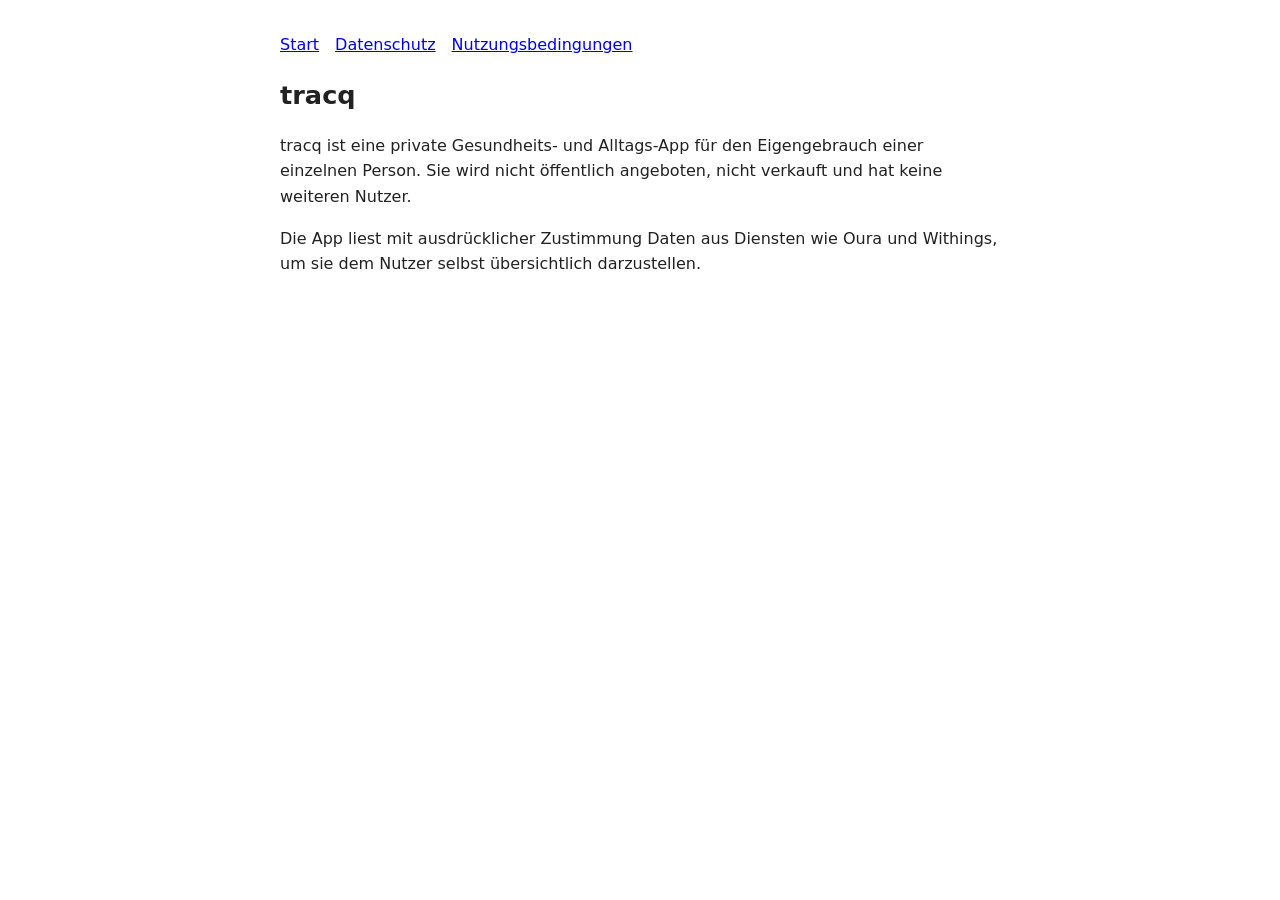
<file: index.html>
<!doctype html><html lang="de"><head><meta charset="utf-8"><meta name="viewport" content="width=device-width,initial-scale=1"><title>tracq</title><link rel="stylesheet" href="style.css"></head><body>
<nav><a href="./">Start</a><a href="datenschutz.html">Datenschutz</a><a href="nutzungsbedingungen.html">Nutzungsbedingungen</a></nav>
<h1>tracq</h1>
<p>tracq ist eine private Gesundheits- und Alltags-App für den Eigengebrauch einer einzelnen Person. Sie wird nicht öffentlich angeboten, nicht verkauft und hat keine weiteren Nutzer.</p>
<p>Die App liest mit ausdrücklicher Zustimmung Daten aus Diensten wie Oura und Withings, um sie dem Nutzer selbst übersichtlich darzustellen.</p>
</body></html>
</file>
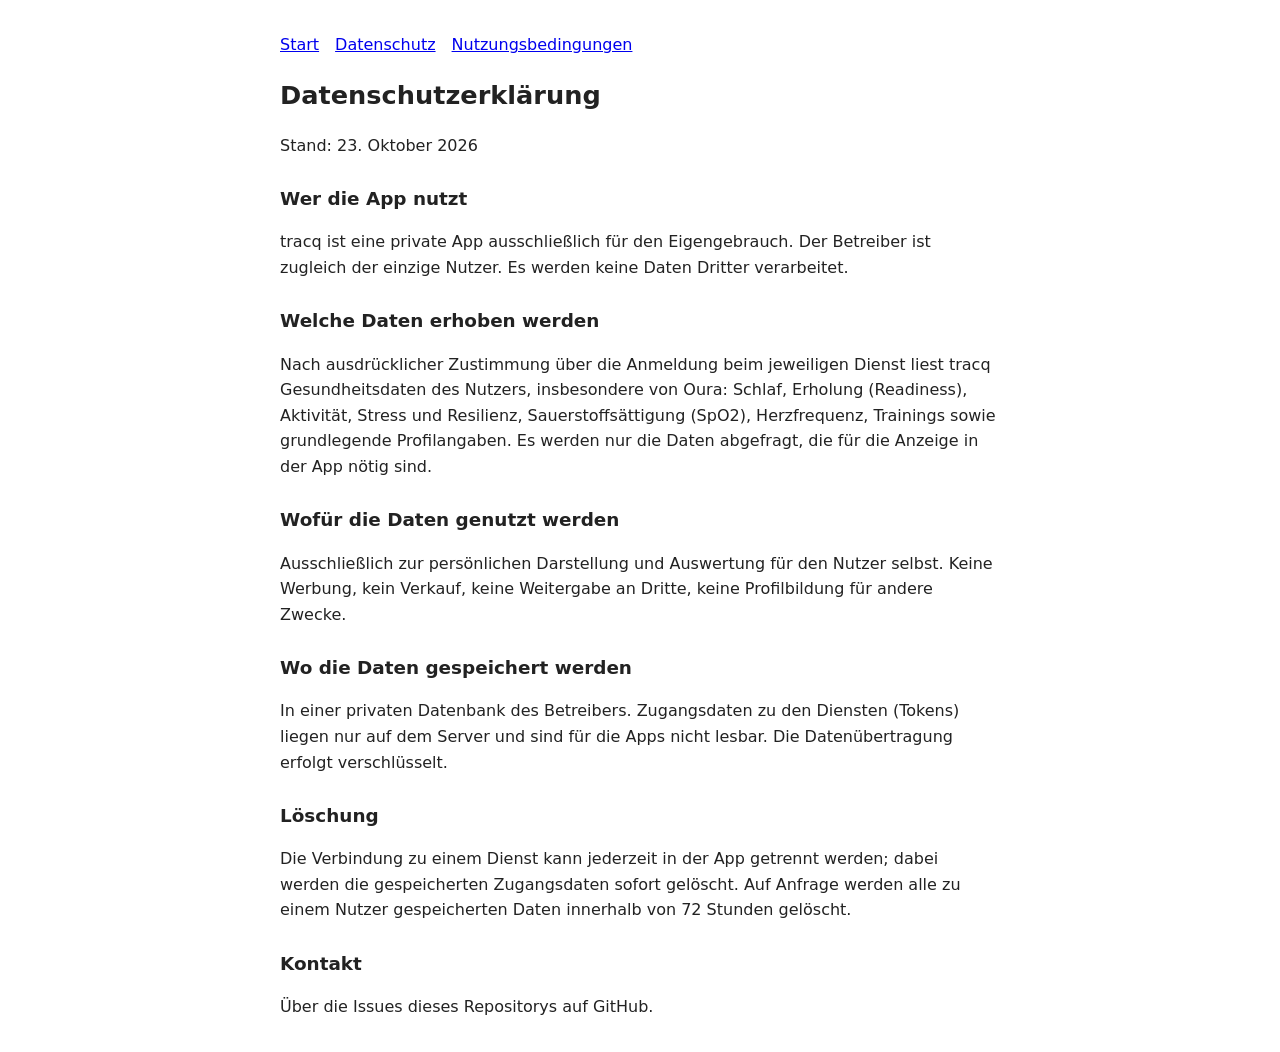
<file: datenschutz.html>
<!doctype html><html lang="de"><head><meta charset="utf-8"><meta name="viewport" content="width=device-width,initial-scale=1"><title>tracq – Datenschutz</title><link rel="stylesheet" href="style.css"></head><body>
<nav><a href="./">Start</a><a href="datenschutz.html">Datenschutz</a><a href="nutzungsbedingungen.html">Nutzungsbedingungen</a></nav>
<h1>Datenschutzerklärung</h1>
<p>Stand: 23. Oktober 2026</p>
<h2>Wer die App nutzt</h2>
<p>tracq ist eine private App ausschließlich für den Eigengebrauch. Der Betreiber ist zugleich der einzige Nutzer. Es werden keine Daten Dritter verarbeitet.</p>
<h2>Welche Daten erhoben werden</h2>
<p>Nach ausdrücklicher Zustimmung über die Anmeldung beim jeweiligen Dienst liest tracq Gesundheitsdaten des Nutzers, insbesondere von Oura: Schlaf, Erholung (Readiness), Aktivität, Stress und Resilienz, Sauerstoffsättigung (SpO2), Herzfrequenz, Trainings sowie grundlegende Profilangaben. Es werden nur die Daten abgefragt, die für die Anzeige in der App nötig sind.</p>
<h2>Wofür die Daten genutzt werden</h2>
<p>Ausschließlich zur persönlichen Darstellung und Auswertung für den Nutzer selbst. Keine Werbung, kein Verkauf, keine Weitergabe an Dritte, keine Profilbildung für andere Zwecke.</p>
<h2>Wo die Daten gespeichert werden</h2>
<p>In einer privaten Datenbank des Betreibers. Zugangsdaten zu den Diensten (Tokens) liegen nur auf dem Server und sind für die Apps nicht lesbar. Die Datenübertragung erfolgt verschlüsselt.</p>
<h2>Löschung</h2>
<p>Die Verbindung zu einem Dienst kann jederzeit in der App getrennt werden; dabei werden die gespeicherten Zugangsdaten sofort gelöscht. Auf Anfrage werden alle zu einem Nutzer gespeicherten Daten innerhalb von 72 Stunden gelöscht.</p>
<h2>Kontakt</h2>
<p>Über die Issues dieses Repositorys auf GitHub.</p>
</body></html>
</file>
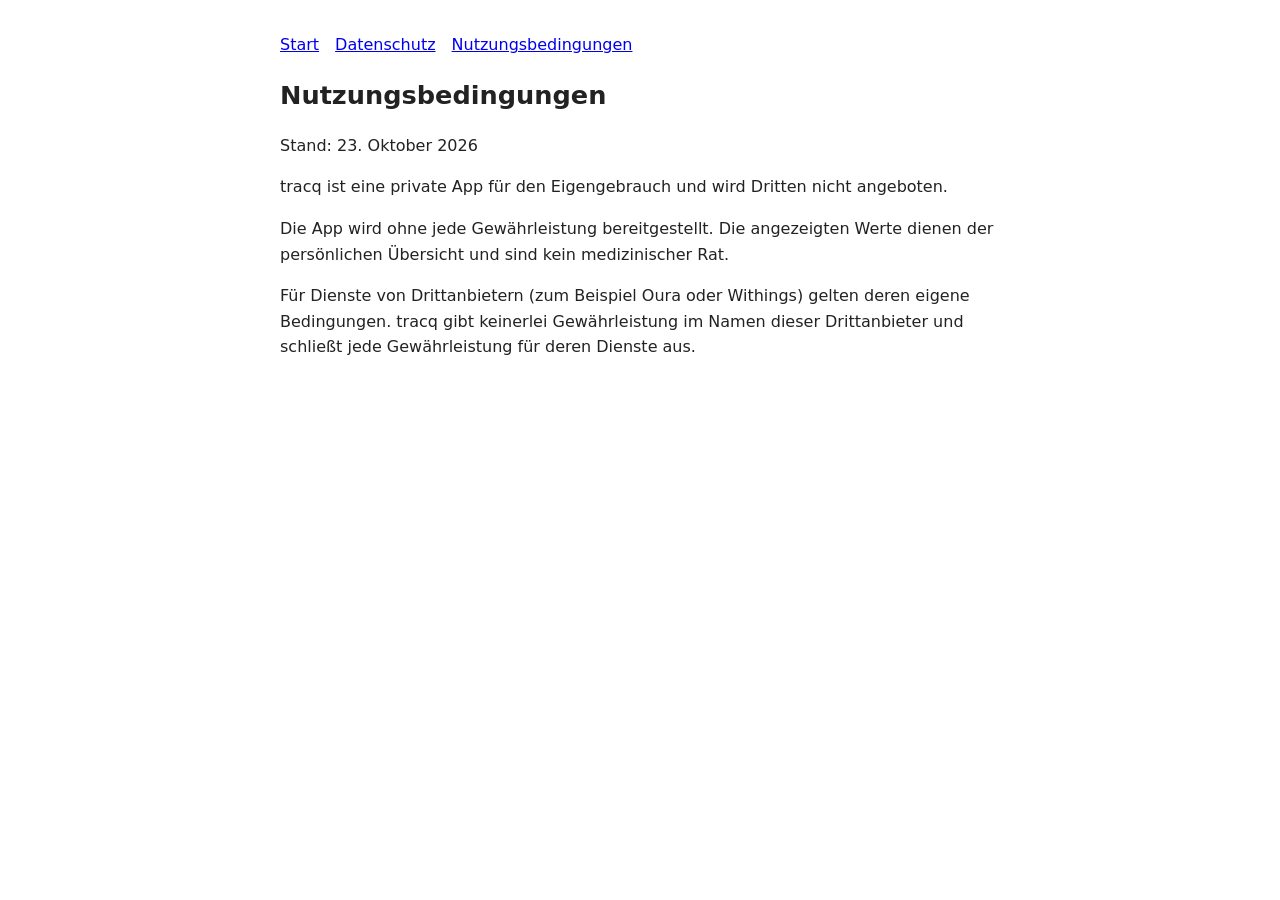
<file: nutzungsbedingungen.html>
<!doctype html><html lang="de"><head><meta charset="utf-8"><meta name="viewport" content="width=device-width,initial-scale=1"><title>tracq – Nutzungsbedingungen</title><link rel="stylesheet" href="style.css"></head><body>
<nav><a href="./">Start</a><a href="datenschutz.html">Datenschutz</a><a href="nutzungsbedingungen.html">Nutzungsbedingungen</a></nav>
<h1>Nutzungsbedingungen</h1>
<p>Stand: 23. Oktober 2026</p>
<p>tracq ist eine private App für den Eigengebrauch und wird Dritten nicht angeboten.</p>
<p>Die App wird ohne jede Gewährleistung bereitgestellt. Die angezeigten Werte dienen der persönlichen Übersicht und sind kein medizinischer Rat.</p>
<p>Für Dienste von Drittanbietern (zum Beispiel Oura oder Withings) gelten deren eigene Bedingungen. tracq gibt keinerlei Gewährleistung im Namen dieser Drittanbieter und schließt jede Gewährleistung für deren Dienste aus.</p>
</body></html>
</file>
<file: style.css>
body{font-family:system-ui,-apple-system,sans-serif;max-width:720px;margin:2rem auto;padding:0 1rem;line-height:1.6;color:#222;background:#fff}
@media (prefers-color-scheme:dark){body{color:#ddd;background:#111}a{color:#8ab4f8}}
h1{font-size:1.6rem}h2{font-size:1.15rem;margin-top:1.6rem}nav a{margin-right:1rem}
</file>
